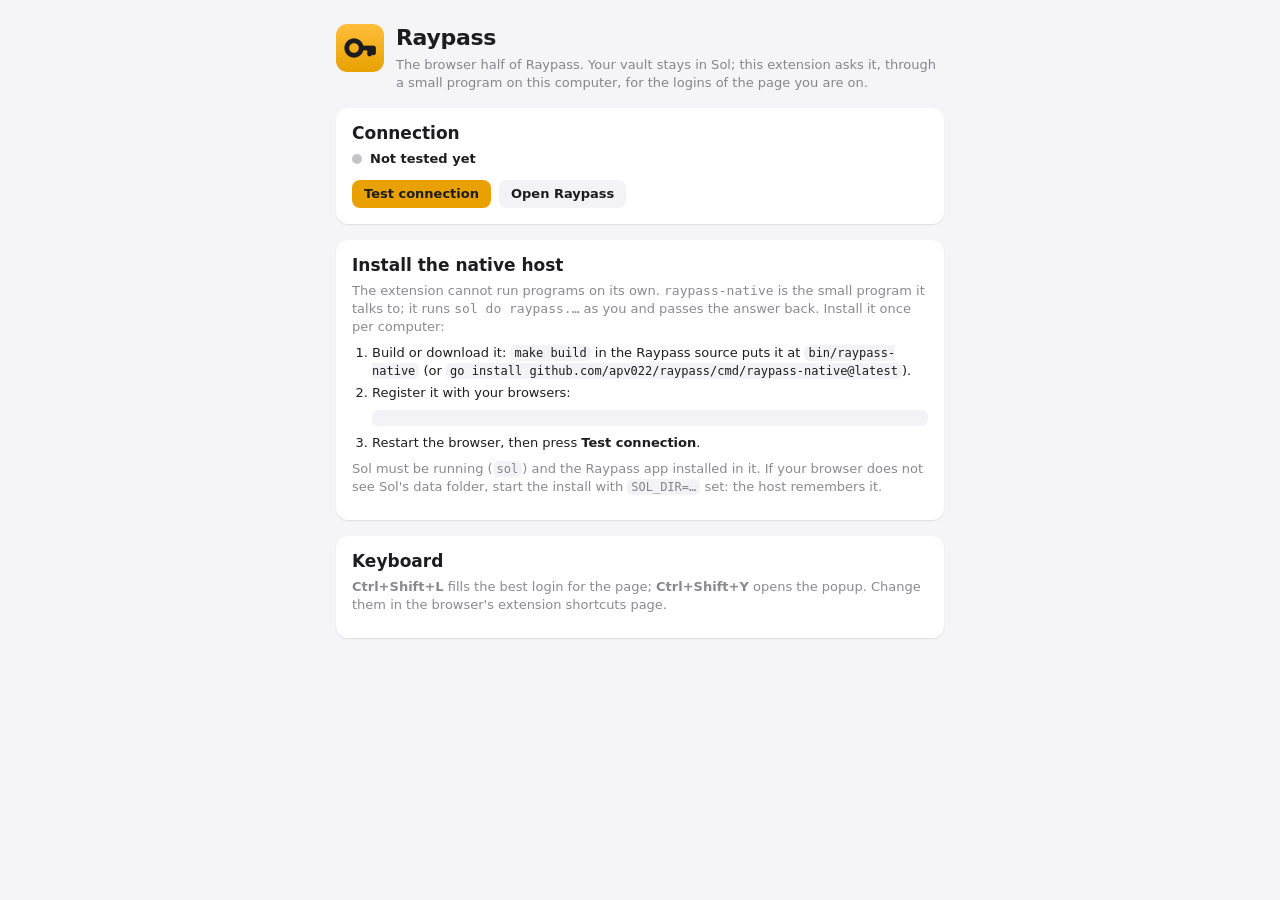
<file: extension/options/options.html>
<!doctype html>
<html lang="en">
<head>
<meta charset="utf-8">
<title>Raypass extension</title>
<link rel="stylesheet" href="../ui/tokens.css">
<link rel="stylesheet" href="options.css">
</head>
<body>
<main>
  <header>
    <img src="../icons/icon-48.png" alt="" class="logo">
    <div>
      <h1>Raypass</h1>
      <div class="muted">The browser half of Raypass. Your vault stays in Sol; this extension asks it, through a small program on this computer, for the logins of the page you are on.</div>
    </div>
  </header>

  <section class="group card">
    <h2>Connection</h2>
    <div class="status" id="status"><span class="dot" id="dot"></span><span id="status-text">Not tested yet</span></div>
    <dl class="facts hidden" id="facts">
      <dt>Native host</dt><dd id="f-host"></dd>
      <dt>sol</dt><dd class="mono" id="f-sol"></dd>
      <dt>Vault</dt><dd id="f-vault"></dd>
    </dl>
    <div class="actions"><button class="btn primary" id="test">Test connection</button><button class="btn" id="web">Open Raypass</button></div>
  </section>

  <section class="group card">
    <h2>Install the native host</h2>
    <p class="muted">The extension cannot run programs on its own. <span class="mono">raypass-native</span> is the small program it talks to; it runs <span class="mono">sol do raypass.…</span> as you and passes the answer back. Install it once per computer:</p>
    <ol>
      <li>Build or download it: <code>make build</code> in the Raypass source puts it at <code>bin/raypass-native</code> (or <code>go install github.com/apv022/raypass/cmd/raypass-native@latest</code>).</li>
      <li>Register it with your browsers:<pre class="mono" id="cmd"></pre></li>
      <li>Restart the browser, then press <b>Test connection</b>.</li>
    </ol>
    <p class="muted">Sol must be running (<code>sol</code>) and the Raypass app installed in it. If your browser does not see Sol's data folder, start the install with <code>SOL_DIR=…</code> set: the host remembers it.</p>
  </section>

  <section class="group card">
    <h2>Keyboard</h2>
    <p class="muted"><b>Ctrl+Shift+L</b> fills the best login for the page; <b>Ctrl+Shift+Y</b> opens the popup. Change them in the browser's extension shortcuts page.</p>
  </section>
</main>
<script type="module" src="options.js"></script>
</body>
</html>
</file>
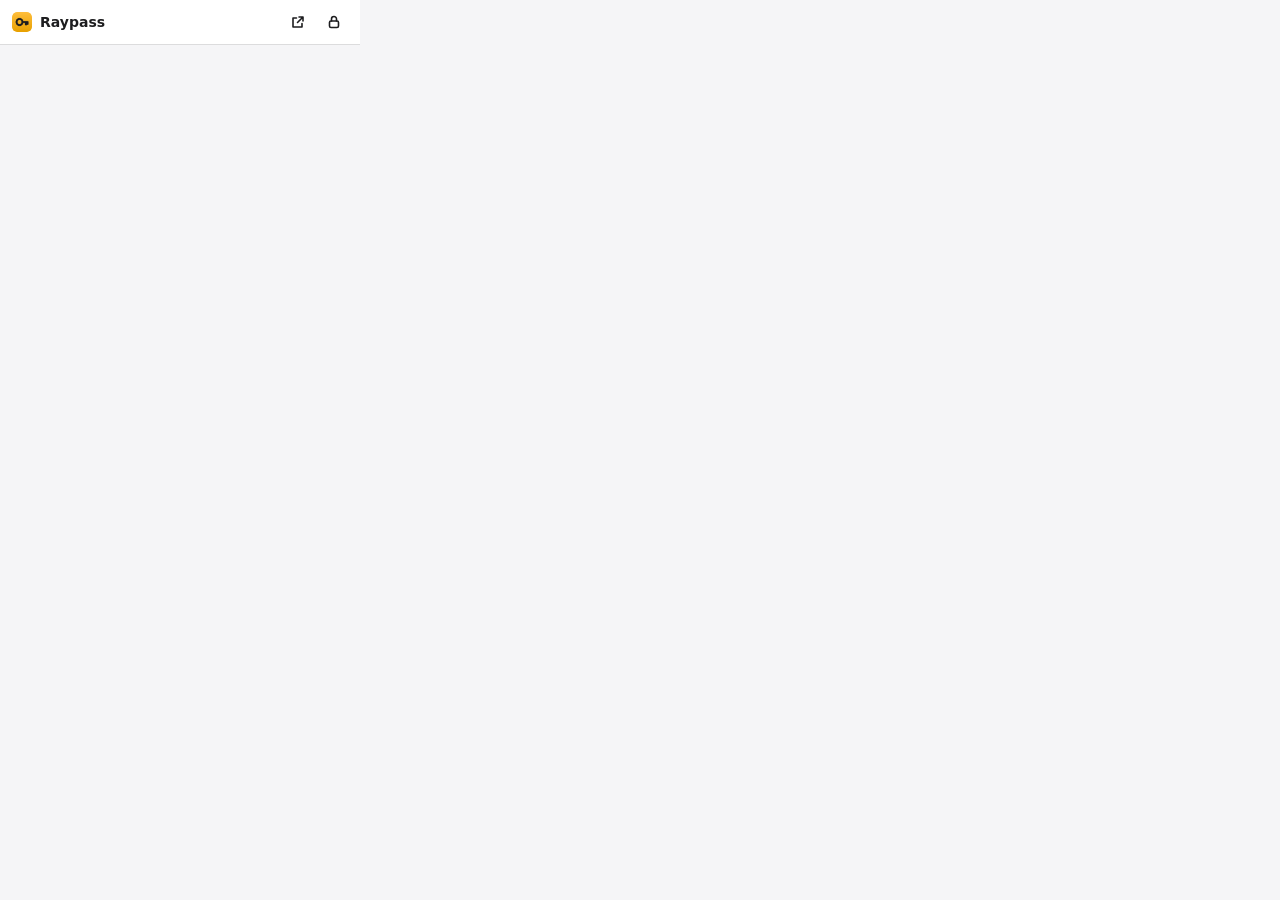
<file: extension/popup/popup.html>
<!doctype html>
<html lang="en">
<head>
<meta charset="utf-8">
<title>Raypass</title>
<link rel="stylesheet" href="../ui/tokens.css">
<link rel="stylesheet" href="popup.css">
</head>
<body>
<header class="top">
  <img class="logo" src="../icons/icon-32.png" alt="">
  <div class="brand">Raypass</div>
  <div class="host muted" id="host"></div>
  <span class="grow"></span>
  <button class="btn icon" id="open-web" title="Open Raypass" aria-label="Open the Raypass web app">
    <svg viewBox="0 0 16 16" fill="none" stroke="currentColor" stroke-width="1.6" stroke-linecap="round" stroke-linejoin="round"><path d="M9 3h4v4M13 3 7.5 8.5M12 9.5V13H3V4h3.5"/></svg>
  </button>
  <button class="btn icon" id="lock" title="Lock" aria-label="Lock Raypass">
    <svg viewBox="0 0 16 16" fill="none" stroke="currentColor" stroke-width="1.6" stroke-linecap="round"><rect x="3.5" y="7" width="9" height="6.5" rx="1.5"/><path d="M5.5 7V5a2.5 2.5 0 0 1 5 0v2"/></svg>
  </button>
</header>

<main>
  <!-- problem: host missing, Sol down, Raypass not installed or not set up -->
  <section id="v-problem" class="view hidden">
    <div class="empty">
      <div class="empty-title" id="problem-title">Raypass is not reachable</div>
      <div class="muted" id="problem-text"></div>
      <div class="row-actions">
        <button class="btn" id="problem-retry">Try again</button>
        <button class="btn primary" id="problem-help">Set up</button>
      </div>
    </div>
  </section>

  <!-- locked -->
  <section id="v-unlock" class="view hidden">
    <form class="unlock" id="unlock-form" autocomplete="off">
      <img class="unlock-logo" src="../icons/icon-48.png" alt="">
      <div class="empty-title">Raypass is locked</div>
      <input class="field" type="password" id="master" placeholder="Master password" aria-label="Master password" autocomplete="current-password" spellcheck="false">
      <div class="error" id="unlock-error" role="alert"></div>
      <button class="btn primary wide" type="submit" id="unlock-btn">Unlock</button>
    </form>
  </section>

  <!-- unlocked -->
  <section id="v-main" class="view hidden">
    <div class="save group hidden" id="save">
      <div class="save-text"><b id="save-title"></b><div class="muted" id="save-user"></div></div>
      <div class="row-actions">
        <button class="btn" id="save-no">Not now</button>
        <button class="btn primary" id="save-yes">Save</button>
      </div>
    </div>

    <nav class="seg" role="tablist">
      <button role="tab" data-tab="site" aria-selected="true">This site</button>
      <button role="tab" data-tab="search" aria-selected="false">Search</button>
      <button role="tab" data-tab="gen" aria-selected="false">Generator</button>
    </nav>

    <div class="tab" id="t-site">
      <ul class="list group" id="matches"></ul>
      <div class="empty-small muted hidden" id="matches-empty">No logins for this site.</div>
    </div>

    <div class="tab hidden" id="t-search">
      <input class="field" type="search" id="q" placeholder="Search all items" aria-label="Search" spellcheck="false" autocomplete="off">
      <ul class="list group" id="results"></ul>
      <div class="empty-small muted hidden" id="results-empty">Nothing found.</div>
    </div>

    <div class="tab hidden" id="t-gen">
      <div class="gen-out group">
        <div class="mono gen-pass" id="gen-pass" aria-live="polite"></div>
        <div class="gen-meta muted"><span id="gen-bits"></span><span class="grow"></span>
          <button class="btn" id="gen-again">New</button>
          <button class="btn" id="gen-copy">Copy</button>
          <button class="btn primary" id="gen-fill" title="Put it in the page's new-password fields">Use</button>
        </div>
      </div>
      <div class="gen-opts group">
        <div class="opt"><span>Type</span>
          <span class="seg small"><button data-mode="chars" aria-pressed="true">Characters</button><button data-mode="words" aria-pressed="false">Words</button></span>
        </div>
        <div class="opt chars"><label for="len">Length</label><input type="range" id="len" min="4" max="64" value="20"><span class="num" id="len-v">20</span></div>
        <label class="opt chars"><span>A–Z</span><input type="checkbox" id="upper" checked></label>
        <label class="opt chars"><span>a–z</span><input type="checkbox" id="lower" checked></label>
        <label class="opt chars"><span>0–9</span><input type="checkbox" id="digits" checked></label>
        <label class="opt chars"><span>!@#$</span><input type="checkbox" id="symbols" checked></label>
        <label class="opt chars"><span>Avoid look-alikes</span><input type="checkbox" id="avoid"></label>
        <div class="opt words hidden"><label for="nwords">Words</label><input type="range" id="nwords" min="3" max="12" value="5"><span class="num" id="nwords-v">5</span></div>
        <label class="opt words hidden"><span>Separator</span><input class="field sep" id="sep" value="-" maxlength="3"></label>
        <label class="opt words hidden"><span>Capitalize</span><input type="checkbox" id="cap"></label>
        <label class="opt words hidden"><span>Add a number</span><input type="checkbox" id="number"></label>
      </div>
    </div>
  </section>
</main>

<div class="toast hidden" id="toast" role="status"></div>
<script type="module" src="popup.js"></script>
</body>
</html>
</file>
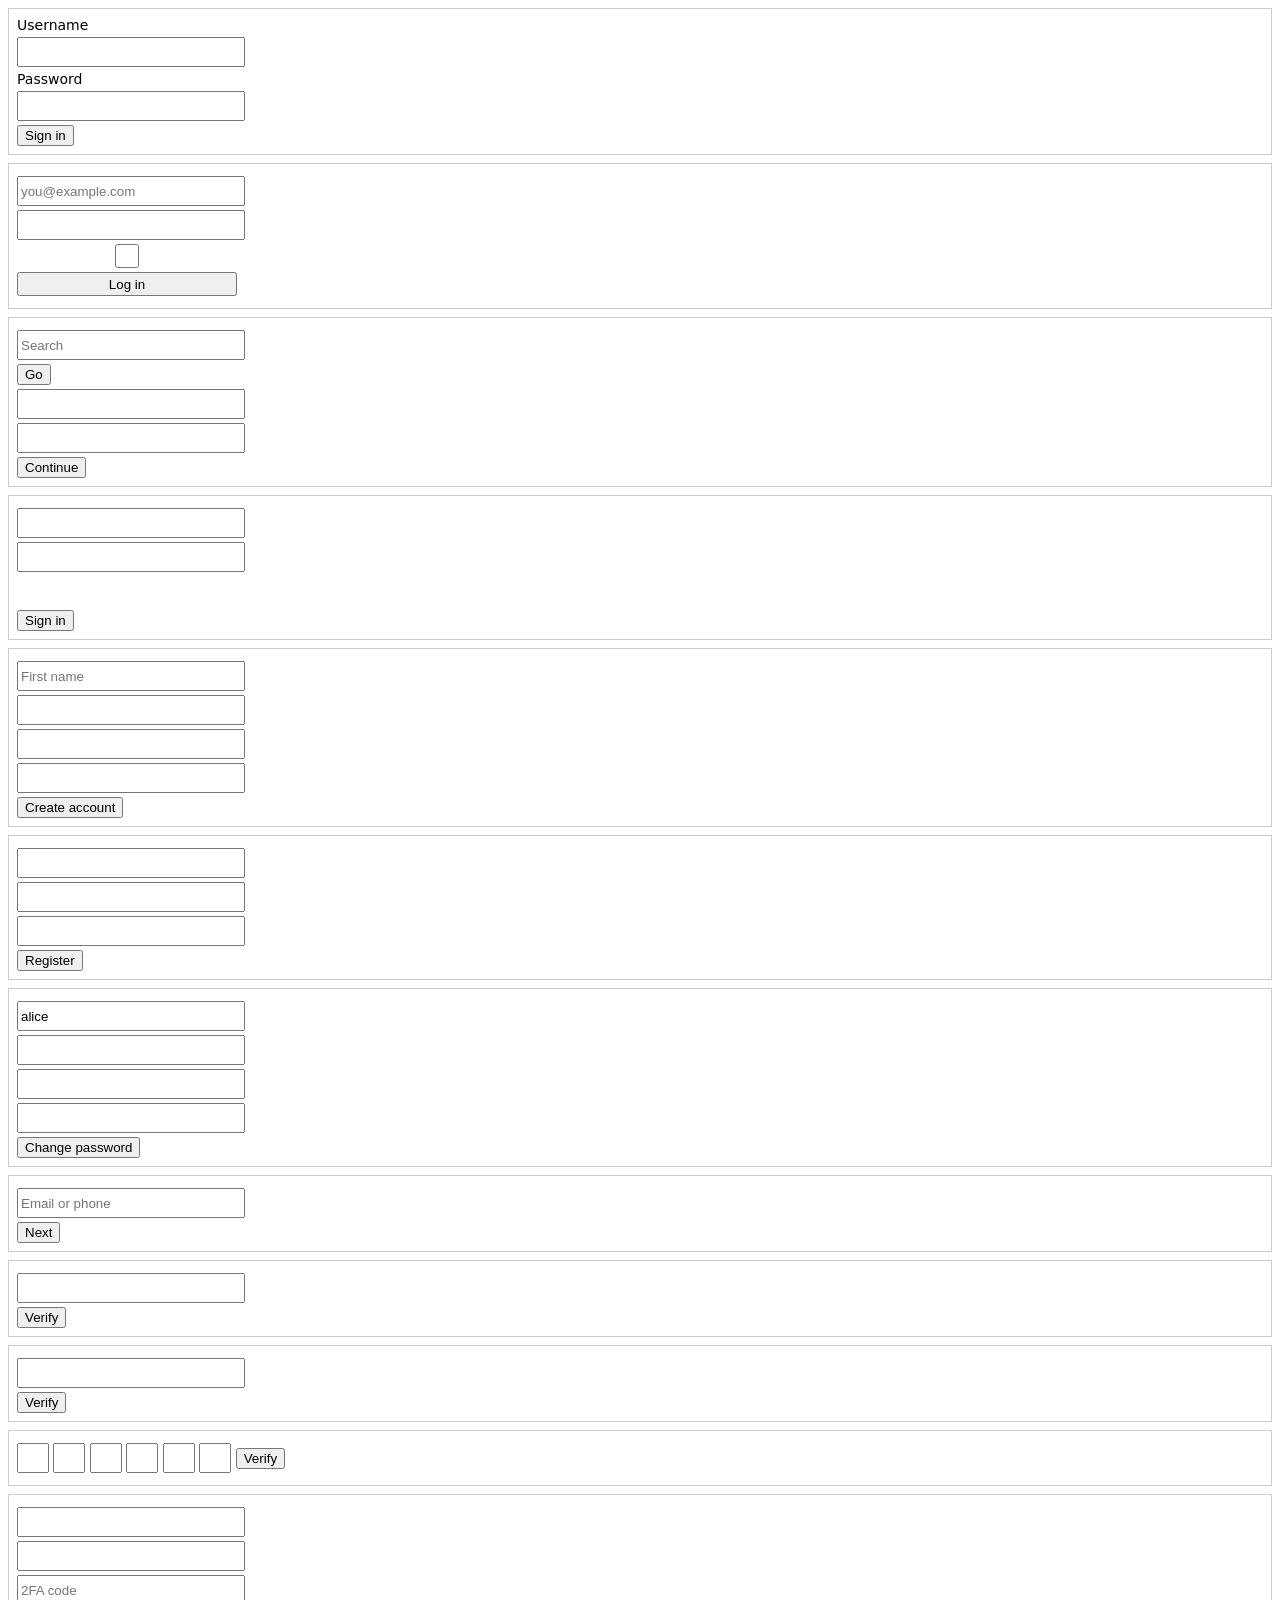
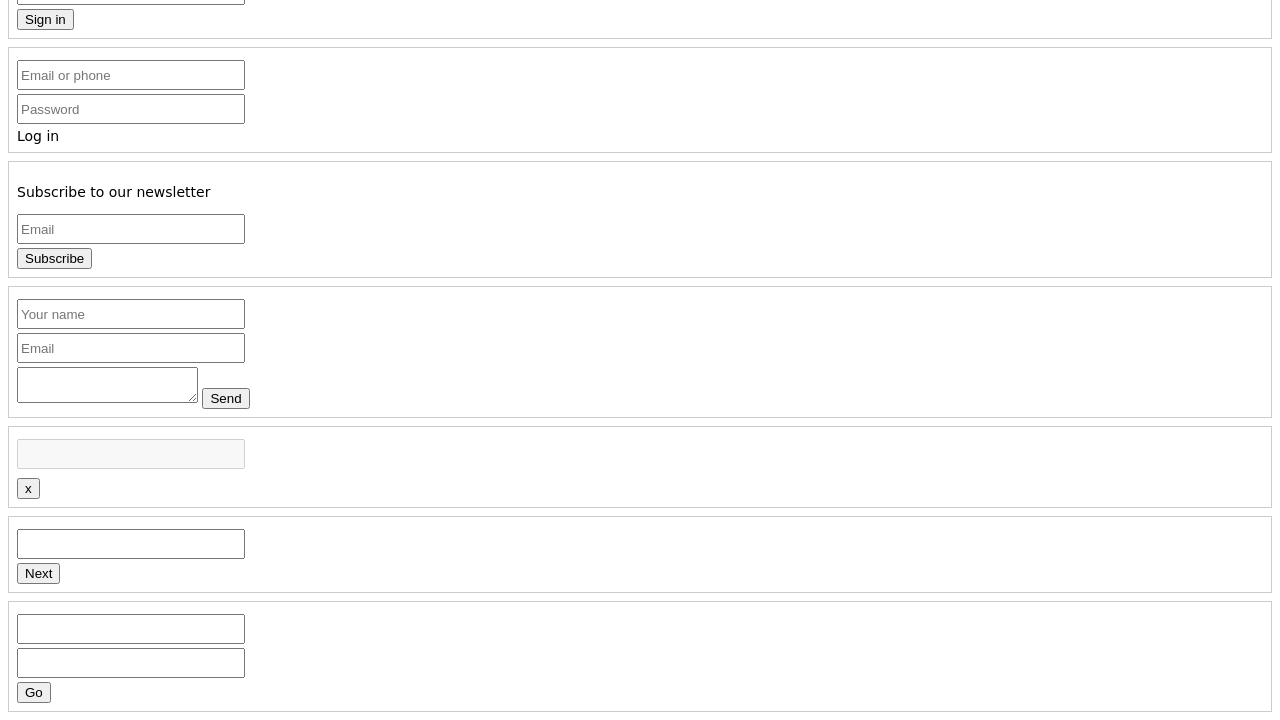
<file: extension/test/forms.html>
<!doctype html>
<html lang="en">
<head>
<meta charset="utf-8">
<title>Raypass form fixtures</title>
<link rel="stylesheet" href="forms.css">
</head>
<body>
<!-- Each section is one case for test/forms.test.js. Kept tricky on purpose. -->

<section id="simple">
  <form action="/login" method="post">
    <label for="s-user">Username</label><input id="s-user" name="username" type="text" data-expect="user">
    <label for="s-pass">Password</label><input id="s-pass" name="password" type="password" data-expect="pass">
    <button type="submit">Sign in</button>
  </form>
</section>

<section id="email-first">
  <form>
    <input type="email" name="email" placeholder="you@example.com" data-expect="user">
    <input type="password" name="pw" data-expect="pass">
    <input type="checkbox" name="remember">
    <input type="submit" value="Log in">
  </form>
</section>

<section id="search-and-login">
  <form role="search"><input type="text" name="q" placeholder="Search"><button>Go</button></form>
  <form>
    <input type="text" name="login" data-expect="user">
    <input type="password" name="secret" data-expect="pass">
    <button>Continue</button>
  </form>
</section>

<section id="honeypot">
  <form>
    <input type="text" name="email" class="hidden">
    <input type="text" name="website" class="offscreen" tabindex="-1">
    <input type="text" name="user_id" aria-label="User ID" data-expect="user">
    <input type="password" name="pass" data-expect="pass">
    <input type="password" name="pass2" class="invisible">
    <button>Sign in</button>
  </form>
</section>

<section id="signup">
  <form>
    <input type="text" name="first_name" placeholder="First name">
    <input type="email" name="email" autocomplete="email" data-expect="user">
    <input type="password" name="password" autocomplete="new-password">
    <input type="password" name="password_confirm" autocomplete="new-password">
    <button>Create account</button>
  </form>
</section>

<section id="signup-unmarked">
  <form>
    <input type="text" name="username" data-expect="user">
    <input type="password" name="password">
    <input type="password" name="confirm">
    <button>Register</button>
  </form>
</section>

<section id="change">
  <form>
    <input type="text" name="username" autocomplete="username" value="alice" data-expect="user">
    <input type="password" name="current" autocomplete="current-password" data-expect="pass">
    <input type="password" name="new" autocomplete="new-password">
    <input type="password" name="new2" autocomplete="new-password">
    <button>Change password</button>
  </form>
</section>

<section id="multistep">
  <form>
    <input type="text" name="identifier" autocomplete="username" placeholder="Email or phone" data-expect="user">
    <button type="button">Next</button>
  </form>
</section>

<section id="totp-ac">
  <form><input type="text" name="code" autocomplete="one-time-code" inputmode="numeric" data-expect="totp"><button>Verify</button></form>
</section>

<section id="totp-name">
  <form><input type="text" name="otp" maxlength="6" inputmode="numeric" data-expect="totp"><button>Verify</button></form>
</section>

<section id="split">
  <form>
    <input class="box" maxlength="1" inputmode="numeric" aria-label="Digit 1">
    <input class="box" maxlength="1" inputmode="numeric" aria-label="Digit 2">
    <input class="box" maxlength="1" inputmode="numeric" aria-label="Digit 3">
    <input class="box" maxlength="1" inputmode="numeric" aria-label="Digit 4">
    <input class="box" maxlength="1" inputmode="numeric" aria-label="Digit 5">
    <input class="box" maxlength="1" inputmode="numeric" aria-label="Digit 6">
    <button>Verify</button>
  </form>
</section>

<section id="login-with-totp">
  <form>
    <input type="text" name="user" data-expect="user">
    <input type="password" name="password" data-expect="pass">
    <input type="text" name="mfa_code" placeholder="2FA code" maxlength="6" data-expect="totp">
    <button>Sign in</button>
  </form>
</section>

<section id="formless">
  <div class="card">
    <div><input type="text" placeholder="Email or phone" data-expect="user"></div>
    <div><input type="password" placeholder="Password" data-expect="pass"></div>
    <div role="button" tabindex="0">Log in</div>
  </div>
</section>

<section id="newsletter">
  <form><p>Subscribe to our newsletter</p><input type="email" name="email" placeholder="Email"><button>Subscribe</button></form>
</section>

<section id="contact">
  <form>
    <input type="text" name="name" placeholder="Your name">
    <input type="email" name="email" placeholder="Email">
    <textarea name="message"></textarea>
    <button>Send</button>
  </form>
</section>

<section id="dead">
  <form>
    <input type="password" name="disabled" disabled>
    <input type="password" name="tiny" class="tiny">
    <input type="password" name="gone" hidden>
    <button>x</button>
  </form>
</section>

<section id="dynamic">
  <form id="dynamic-form"><input type="email" name="email" autocomplete="username" data-expect="user"><button>Next</button></form>
</section>

<section id="react">
  <form><input type="text" id="react-user" name="username"><input type="password" id="react-pass" name="password"><button>Go</button></form>
</section>
</body>
</html>
</file>
<file: extension/ui/tokens.css>
/* A copy of the few Sol ui/kit design tokens (sol/ui/kit/tokens.css) the extension's pages use.
   Copied, not loaded: an extension page cannot rely on a localhost server being up. Keep the
   names identical to ui/kit's so the look stays the same. */
:root {
  color-scheme: light dark;
  --canvas: #F5F5F7;
  --surface: #FFFFFF;
  --surface-2: #F2F2F7;
  --label: #1D1D1F;
  --label-2: rgba(60, 60, 67, .60);
  --label-3: rgba(60, 60, 67, .30);
  --separator: rgba(60, 60, 67, .18);
  --tint: #E8A100;
  --tint-hover: #D39300;
  --tint-pressed: #BE8400;
  --tint-subtle: rgba(232, 161, 0, .16);
  --tint-text: #9B6F0C;
  --on-tint: #1D1D1F;
  --focus-ring: rgba(232, 161, 0, .7);
  --surface-hover: #E3E3E8;
  --green: #34C759;
  --red: #FF3B30;
  --orange: #FF9500;
  --red-subtle: rgba(255, 59, 48, .14);
  --green-subtle: rgba(52, 199, 89, .16);
  --font-ui: -apple-system, BlinkMacSystemFont, "SF Pro Text", "Segoe UI", system-ui, Roboto, sans-serif;
  --font-mono: ui-monospace, "SF Mono", "Cascadia Mono", Menlo, Consolas, "DejaVu Sans Mono", monospace;
  --fs-title-2: 17px; --fs-headline: 13px; --fs-body: 13px; --fs-subhead: 12px; --fs-footnote: 11px;
  --radius-control: 8px;
  --radius-group: 12px;
  --radius-pill: 999px;
  --space-1: 4px; --space-2: 8px; --space-3: 12px; --space-4: 16px; --space-5: 24px;
  --control-h: 28px;
  --row-h: 32px;
  --hairline: 0.5px;
  --shadow-1: 0 1px 2px rgba(0, 0, 0, .06), 0 1px 1px rgba(0, 0, 0, .04);
  --shadow-float: 0 1px 2px rgba(0, 0, 0, .06), 0 8px 24px rgba(0, 0, 0, .12);
  --ease: cubic-bezier(.25, .1, .25, 1);
  --dur-press: 120ms;
  --dur-fade: 200ms;
}
@media (prefers-color-scheme: dark) {
  :root {
    --canvas: #000000;
    --surface: #1C1C1E;
    --surface-2: #2C2C2E;
    --label: #F5F5F7;
    --label-2: rgba(235, 235, 245, .60);
    --label-3: rgba(235, 235, 245, .30);
    --separator: rgba(84, 84, 88, .6);
    --tint: #FFB524;
    --tint-hover: #FFBC38;
    --tint-pressed: #FFC24B;
    --tint-subtle: rgba(255, 181, 36, .16);
    --tint-text: #FBCD74;
    --focus-ring: rgba(255, 181, 36, .7);
    --surface-hover: #3A3A3C;
    --green: #30D158;
    --red: #FF453A;
    --orange: #FF9F0A;
    --red-subtle: rgba(255, 69, 58, .14);
    --green-subtle: rgba(48, 209, 88, .16);
    --shadow-1: 0 1px 2px rgba(0, 0, 0, .4);
    --shadow-float: 0 1px 2px rgba(0, 0, 0, .3), 0 8px 24px rgba(0, 0, 0, .5);
  }
}

/* Shared controls of the popup and the options page. */
* { box-sizing: border-box; }
body { margin: 0; background: var(--canvas); color: var(--label); font: 400 var(--fs-body)/18px var(--font-ui); }
button, input, select { font: inherit; color: inherit; }
.btn { height: var(--control-h); padding: 0 var(--space-3); border: 0; border-radius: var(--radius-control);
  background: var(--surface-2); color: var(--label); font-weight: 600; cursor: pointer; white-space: nowrap;
  transition: background var(--dur-press) var(--ease), transform var(--dur-press) var(--ease); }
.btn:hover { background: var(--surface-hover); }
.btn:active { transform: scale(.97); }
.btn:disabled { opacity: .5; cursor: default; }
.btn.primary { background: var(--tint); color: var(--on-tint); }
.btn.primary:hover { background: var(--tint-hover); }
.btn.icon { width: var(--control-h); padding: 0; display: inline-grid; place-items: center; background: transparent; }
.btn.icon:hover { background: var(--surface-2); }
.btn.icon svg { width: 16px; height: 16px; }
.field { height: var(--control-h); width: 100%; padding: 0 var(--space-2); border-radius: var(--radius-control);
  border: var(--hairline) solid var(--separator); background: var(--surface); outline: none; }
.field:focus { box-shadow: 0 0 0 3px var(--focus-ring); border-color: transparent; }
:focus-visible { outline: 2px solid var(--focus-ring); outline-offset: 1px; }
.muted { color: var(--label-2); }
.mono { font-family: var(--font-mono); }
.group { background: var(--surface); border-radius: var(--radius-group); box-shadow: var(--shadow-1); overflow: hidden; }
.hidden { display: none !important; }
</file>
<file: extension/options/options.css>
body { background: var(--canvas); }
main { max-width: 640px; margin: 0 auto; padding: var(--space-5) var(--space-4); display: flex; flex-direction: column; gap: var(--space-4); }
header { display: flex; gap: var(--space-3); align-items: flex-start; }
.logo { width: 48px; height: 48px; border-radius: 11px; flex: 0 0 auto; }
h1 { font-size: 22px; line-height: 28px; margin: 0 0 var(--space-1); letter-spacing: -.015em; }
h2 { font-size: var(--fs-title-2); margin: 0 0 var(--space-2); }
.card { padding: var(--space-4); }
.card p { margin: 0 0 var(--space-2); }
ol { margin: 0 0 var(--space-2); padding-left: 20px; }
li { margin: var(--space-1) 0; }
code, pre { font-family: var(--font-mono); font-size: 12px; background: var(--surface-2); border-radius: 6px; }
code { padding: 1px 4px; }
pre { padding: var(--space-2) var(--space-3); white-space: pre-wrap; word-break: break-all; margin: var(--space-2) 0; user-select: all; }
.status { display: flex; align-items: center; gap: var(--space-2); font-weight: 600; }
.dot { width: 10px; height: 10px; border-radius: 50%; background: var(--label-3); }
.dot.ok { background: var(--green); }
.dot.warn { background: var(--orange); }
.dot.bad { background: var(--red); }
.facts { display: grid; grid-template-columns: max-content 1fr; gap: var(--space-1) var(--space-3); margin: var(--space-3) 0 0; }
.facts dt { color: var(--label-2); }
.facts dd { margin: 0; word-break: break-all; }
.actions { display: flex; gap: var(--space-2); margin-top: var(--space-3); }
</file>
<file: extension/popup/popup.css>
body { width: 360px; min-height: 220px; max-height: 580px; }
.grow { flex: 1; }
.top { display: flex; align-items: center; gap: var(--space-2); padding: var(--space-2) var(--space-3);
  border-bottom: var(--hairline) solid var(--separator); background: var(--surface); }
.logo { width: 20px; height: 20px; border-radius: 5px; }
.brand { font-weight: 700; font-size: 14px; }
.host { font-size: var(--fs-subhead); overflow: hidden; text-overflow: ellipsis; white-space: nowrap; max-width: 140px; }
main { padding: var(--space-3); }
.view { display: flex; flex-direction: column; gap: var(--space-3); }

.empty, .unlock { display: flex; flex-direction: column; align-items: center; text-align: center; gap: var(--space-2); padding: var(--space-4) var(--space-2); }
.empty-title { font-weight: 600; font-size: var(--fs-title-2); }
.unlock-logo { width: 40px; height: 40px; border-radius: 10px; }
.unlock .field { height: 32px; margin-top: var(--space-2); }
.wide { width: 100%; height: 32px; }
.error { color: var(--red); min-height: 18px; font-size: var(--fs-subhead); }
.row-actions { display: flex; gap: var(--space-2); justify-content: flex-end; }
.empty .row-actions { justify-content: center; margin-top: var(--space-2); }
.empty-small { text-align: center; padding: var(--space-4) 0; }

.seg { display: flex; background: var(--surface-2); border-radius: var(--radius-control); padding: 2px; gap: 2px; }
.seg button { flex: 1; height: 24px; border: 0; border-radius: 6px; background: transparent; cursor: pointer; font-weight: 500; font-size: var(--fs-subhead); }
.seg button[aria-selected="true"], .seg button[aria-pressed="true"] { background: var(--surface); box-shadow: var(--shadow-1); font-weight: 600; }
.seg.small { flex: 0 0 auto; }
.seg.small button { padding: 0 var(--space-2); }

.tab { display: flex; flex-direction: column; gap: var(--space-2); }
.list { list-style: none; margin: 0; padding: 0; max-height: 360px; overflow: auto; }
.list:empty { display: none; }
.item { display: flex; align-items: center; gap: var(--space-2); padding: 6px var(--space-2) 6px var(--space-3); min-height: 44px; }
.item + .item { border-top: var(--hairline) solid var(--separator); }
.item:hover { background: var(--surface-2); }
.avatar { width: 28px; height: 28px; border-radius: 7px; background: var(--tint-subtle); color: var(--tint-text);
  display: grid; place-items: center; font-weight: 700; flex: 0 0 auto; text-transform: uppercase; }
.meta { flex: 1; min-width: 0; }
.name { font-weight: 600; overflow: hidden; text-overflow: ellipsis; white-space: nowrap; }
.sub { color: var(--label-2); font-size: var(--fs-subhead); overflow: hidden; text-overflow: ellipsis; white-space: nowrap; }
.acts { display: flex; gap: 2px; flex: 0 0 auto; }
.acts .btn { height: 26px; padding: 0 var(--space-2); font-size: var(--fs-subhead); }
.totp { display: flex; align-items: center; gap: 6px; font-family: var(--font-mono); font-size: var(--fs-subhead); color: var(--label); }
.ring { width: 14px; height: 14px; }
.ring circle { fill: none; stroke-width: 3; }
.ring .bg { stroke: var(--separator); }
.ring .fg { stroke: var(--tint); stroke-linecap: round; transform: rotate(-90deg); transform-origin: 50% 50%; }

.save { padding: var(--space-3); display: flex; flex-direction: column; gap: var(--space-2); border: var(--hairline) solid var(--tint); }
.save-text { overflow: hidden; }
.save-text .muted { overflow: hidden; text-overflow: ellipsis; white-space: nowrap; }

.gen-out { padding: var(--space-3); display: flex; flex-direction: column; gap: var(--space-2); }
.gen-pass { font-size: 15px; line-height: 22px; word-break: break-all; min-height: 44px; user-select: all; }
.gen-meta { display: flex; align-items: center; gap: var(--space-1); font-size: var(--fs-subhead); }
.gen-opts { padding: 0 var(--space-3); }
.opt { display: flex; align-items: center; gap: var(--space-2); min-height: 36px; }
.opt + .opt { border-top: var(--hairline) solid var(--separator); }
.opt > span:first-child, .opt > label:first-child { flex: 1; }
.opt input[type="range"] { flex: 1; accent-color: var(--tint); }
.opt input[type="checkbox"] { accent-color: var(--tint); width: 16px; height: 16px; }
.num { width: 24px; text-align: right; font-variant-numeric: tabular-nums; }
.sep { width: 56px; text-align: center; }

.toast { position: fixed; left: 50%; bottom: var(--space-3); transform: translateX(-50%); background: var(--label); color: var(--canvas);
  padding: 6px var(--space-3); border-radius: var(--radius-pill); font-size: var(--fs-subhead); box-shadow: var(--shadow-float); white-space: nowrap; }

/* The insecure-page warning of a login saved for https on a plain http page. */
.warn { color: var(--red); font-size: var(--fs-subhead); font-weight: 600; white-space: normal; }
.btn.danger { background: var(--red); color: #fff; }
</file>
<file: extension/test/forms.css>
/* Styles of the detector fixture (no inline styles: the test server's CSP forbids them). */
body { font: 14px system-ui, sans-serif; margin: 8px; }
section { border: 1px solid #ccc; margin: 8px 0; padding: 8px; }
input:not([hidden]) { display: block; margin: 4px 0; width: 220px; height: 24px; }
input.box:not([hidden]) { display: inline-block; width: 24px; }
.hidden { display: none !important; }
.offscreen { position: absolute; left: -10000px; }
.invisible { visibility: hidden; }
input.tiny { width: 1px; height: 1px; padding: 0; border: 0; }
</file>
